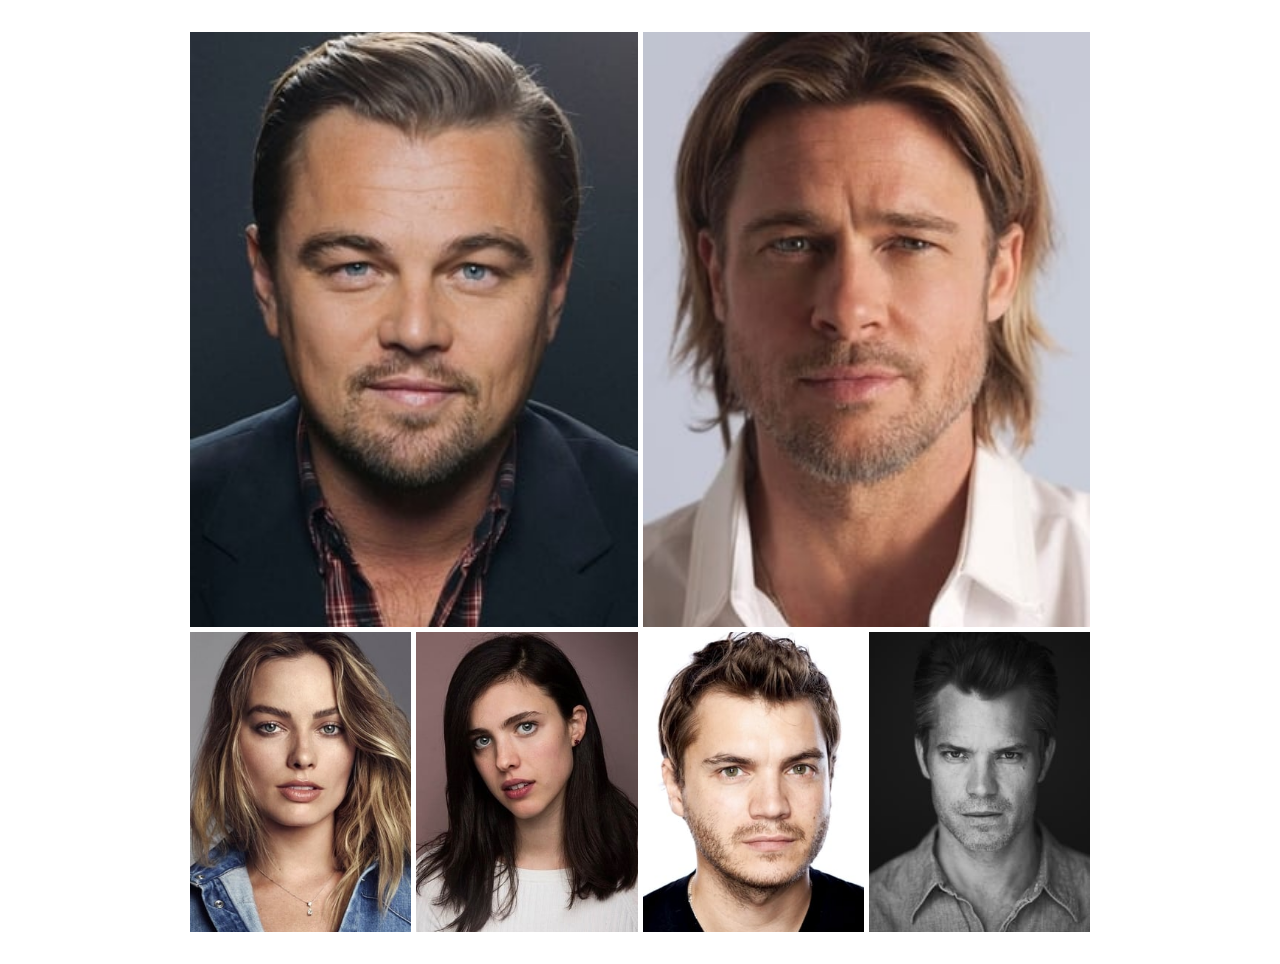
<file: actorsGallery.html>
<!DOCTYPE html>
<html lang="en">
<head>
    <meta charset="UTF-8">
    <meta http-equiv="X-UA-Compatible" content="IE=edge">
    <meta name="viewport" content="width=device-width, initial-scale=1.0">
    <link rel="stylesheet" href="css/gallery.css">
    <title>Once Upon a Time in Hollywood Actors Gallery</title>
</head>
<body>
    
    <div class="container">

        <div class="Leonardo">
            <div class="img">
                <img src="img/leonardo.jpg" alt="">
            </div>
        </div>

        <div class="Brad">
            <div class="img">
                <img src="img/brad.jpg" alt="">
            </div>
        </div>

        <div class="Margot">
            <div class="img">
                <img src="img/margot.jpg" alt="">
            </div>
        </div>

        <div class="Margaret">
            <div class="img">
                <img src="img/margaret.jpg" alt="">
            </div>
        </div>

        <div class="Emile">
            <div class="img">
                <img src="img/emile.jpg" alt="">
            </div>
        </div>

        <div class="Timothy">
            <div class="img">
                <img src="img/timothy.jpg" alt="">
            </div>
        </div>

   </div> 

</body>
</html>
</file>
<file: css/gallery.css>
* {
    margin: 0;
    padding: 0;
    box-sizing: border-box;
    /*border: 1px solid red;*/ 
}

.container {
    width: 900px;
    height: 900px;
    margin: 2rem auto;
    display: grid;
    grid-template-columns: repeat(4, 1fr);
    grid-template-rows: 595px 300px;
    gap: 5px;
}

.container > div {
    width: 100%;
    height: 100%;
}

.img {
    width: 100%;
    height: 100%;
}

.img img {
    width: 100%;
    height: 100%;
    object-fit: cover;
}

.Leonardo {
    grid-column: 1/3;
    grid-row: 1/2;
}

.Brad {
    grid-column: 3/5;
    grid-row: 1/2;
}

@media (max-width: 568px) {
    body {
        background-color: #000;
    }

    .container {
        width: auto;
        grid-template-columns: repeat(1, auto);
        grid-template-rows: repeat(6, 1fr);
        grid-template-areas: 
        "Leonardo"
        "Brad"
        "Margot"
        "Margaret"
        "Emile"
        "Timothy"
        ;
    }

    .Leonardo {
        grid-area: Leonardo;
    }

    .Brad {
        grid-area: Brad;
    }

    .Margot {
        grid-area: Margot;
    }

    .Margaret {
        grid-area: Margaret;
    }

    .Emile {
        grid-area: Emile;
    }

    .Timothy {
        grid-area: Timothy;
    }

}
</file>
